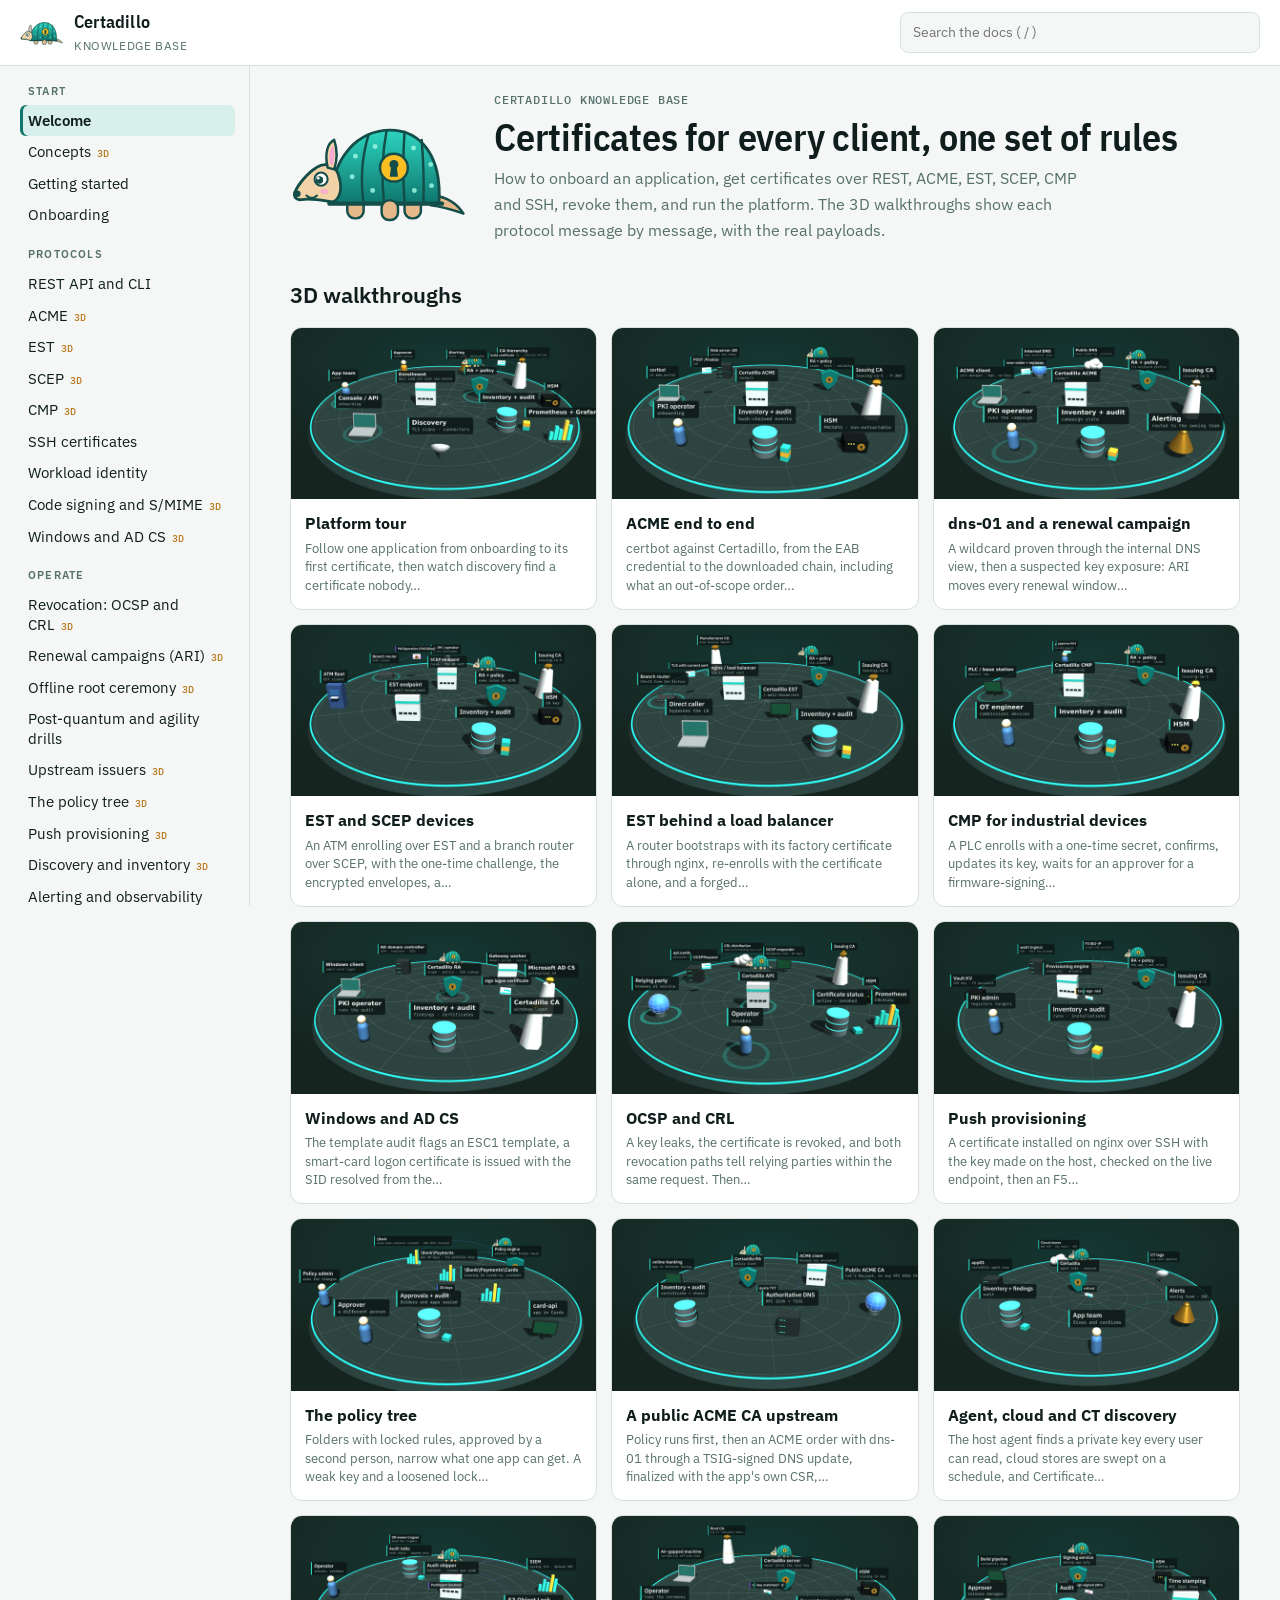
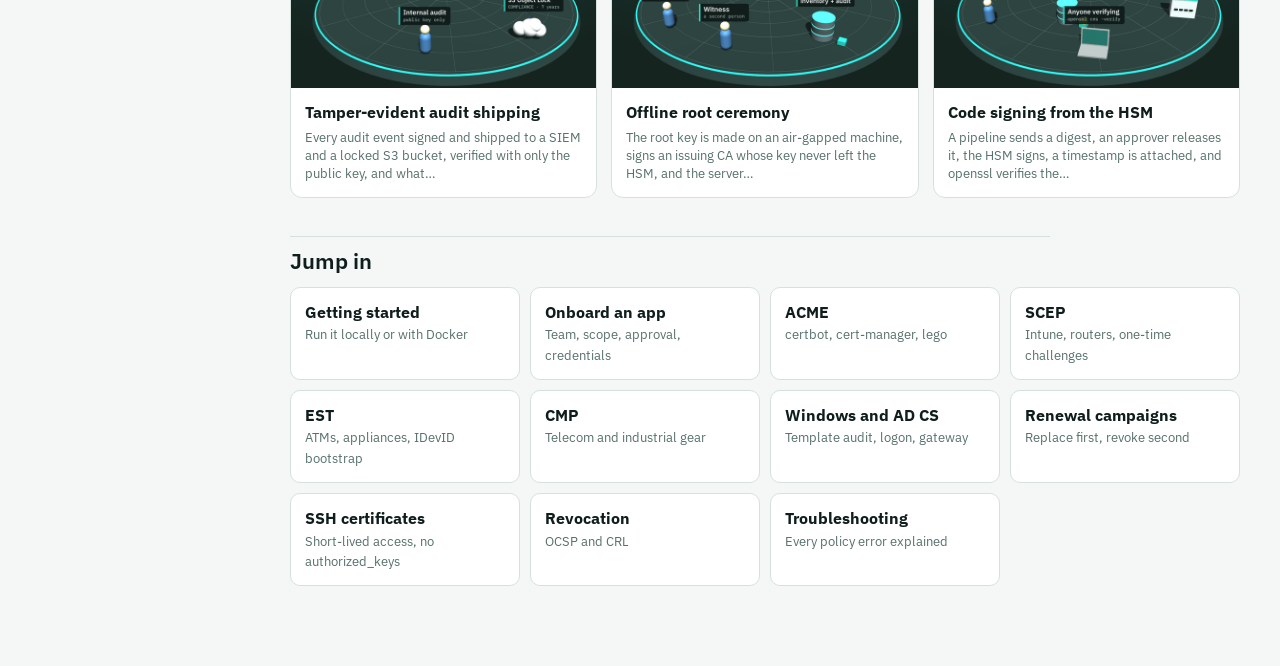
<file: src/certadillo/web/static/kb/index.html>
<!doctype html>
<html lang="en">
<head>
<meta charset="utf-8">
<meta name="viewport" content="width=device-width, initial-scale=1, viewport-fit=cover">
<title>Certadillo knowledge base</title>
<link rel="icon" href="img/dilly-rolled.svg">
<link rel="stylesheet" href="https://fonts.googleapis.com/css2?family=IBM+Plex+Mono:wght@400;500&family=IBM+Plex+Sans+Condensed:wght@600&family=IBM+Plex+Sans:wght@400;500;600&display=swap">
<link rel="stylesheet" href="kb.css">
</head>
<body>
<header class="kb-top">
  <button id="kb-menu" class="kb-menu" type="button" aria-label="Open navigation">Menu</button>
  <a class="kb-brand" href="#home"><img src="img/dilly.svg" alt=""><div><b>Certadillo</b><span>Knowledge base</span></div></a>
  <div class="kb-search"><input id="kb-q" type="search" placeholder="Search the docs ( / )" aria-label="Search the docs" autocomplete="off">
  <div id="kb-results" class="kb-results" hidden></div></div>
</header>
<div class="kb-shell">
  <nav id="kb-nav" class="kb-nav" aria-label="Documentation"></nav>
  <main id="kb-main" class="kb-main"></main>
</div>
<script src="vendor/three.min.js"></script>
<script src="scenes-engine.js"></script>
<script src="scenes-data.js"></script>
<script src="kb-content.js"></script>
<script src="kb-app.js"></script>
</body>
</html>
</file>
<file: src/certadillo/web/static/kb/kb.css>
:root {
  --paper: #f4f7f6;
  --surface: #ffffff;
  --sunk: #eaf0ee;
  --ink: #0f1e1c;
  --muted: #56706b;
  --line: #d6e1de;
  --accent: #0f766e;
  --accent-ink: #ffffff;
  --accent-soft: #d8f0ec;
  --gold: #b7791f;
  --code-bg: #0f1e1c;
  --code-ink: #dbe7e4;
  --danger: #c0343a;
  --ok: #15803d;
  --radius: 10px;
  --sans: "IBM Plex Sans", system-ui, -apple-system, "Segoe UI", Roboto, sans-serif;
  --cond: "IBM Plex Sans Condensed", "IBM Plex Sans", system-ui, sans-serif;
  --mono: "IBM Plex Mono", ui-monospace, SFMono-Regular, Menlo, Consolas, monospace;
  color-scheme: light;
}
@media (prefers-color-scheme: dark) {
  :root:not([data-theme="light"]) {
    --paper: #0b1413; --surface: #111d1b; --sunk: #16241f; --ink: #e3ecea; --muted: #93a9a5; --line: #22322f;
    --accent: #2dd4bf; --accent-ink: #062320; --accent-soft: #123a35; --gold: #f2b233; --code-bg: #07100f; --code-ink: #d5e4e1;
    --danger: #f87171; --ok: #4ade80; color-scheme: dark;
  }
}
:root[data-theme="dark"] {
  --paper: #0b1413; --surface: #111d1b; --sunk: #16241f; --ink: #e3ecea; --muted: #93a9a5; --line: #22322f;
  --accent: #2dd4bf; --accent-ink: #062320; --accent-soft: #123a35; --gold: #f2b233; --code-bg: #07100f; --code-ink: #d5e4e1;
  --danger: #f87171; --ok: #4ade80; color-scheme: dark;
}

* { box-sizing: border-box; }
html, body { margin: 0; }
body { background: var(--paper); color: var(--ink); font: 16px/1.6 var(--sans); }
a { color: var(--accent); text-underline-offset: 2px; }
button { font: inherit; }
:focus-visible { outline: 2px solid var(--accent); outline-offset: 2px; }

.kb-top {
  position: sticky; top: env(safe-area-inset-top, 0px); z-index: 20;
  display: flex; align-items: center; gap: 12px; padding: 10px 20px;
  background: color-mix(in srgb, var(--surface) 92%, transparent); backdrop-filter: blur(8px);
  border-bottom: 1px solid var(--line);
}
.kb-brand { display: flex; align-items: center; gap: 10px; text-decoration: none; color: var(--ink); }
.kb-brand img { width: 44px; height: 34px; }
.kb-brand b { font: 600 18px/1 var(--cond); letter-spacing: .2px; }
.kb-brand span { display: block; font-size: 12px; color: var(--muted); letter-spacing: .6px; text-transform: uppercase; }
.kb-search { margin-left: auto; position: relative; width: min(360px, 45vw); }
.kb-search input {
  width: 100%; padding: 8px 12px; border-radius: 8px; border: 1px solid var(--line);
  background: var(--paper); color: var(--ink); font: inherit; font-size: 14px;
}
.kb-results {
  position: absolute; top: calc(100% + 6px); right: 0; left: 0; background: var(--surface); border: 1px solid var(--line);
  border-radius: var(--radius); box-shadow: 0 12px 30px rgba(0,0,0,.18); max-height: 60vh; overflow: auto; padding: 6px;
}
.kb-results a { display: block; padding: 8px 10px; border-radius: 6px; text-decoration: none; color: var(--ink); }
.kb-results a:hover, .kb-results a:focus { background: var(--accent-soft); }
.kb-results small { display: block; color: var(--muted); font-size: 12px; }
.kb-menu { display: none; border: 1px solid var(--line); background: var(--surface); color: var(--ink); border-radius: 8px; padding: 6px 10px; }

.kb-shell { display: grid; grid-template-columns: 250px minmax(0, 1fr); gap: 0; max-width: 1360px; margin: 0 auto; }
.kb-nav { position: sticky; top: 60px; align-self: start; height: calc(100vh - 60px); overflow: auto; padding: 20px 14px 40px 20px; border-right: 1px solid var(--line); }
.kb-nav h3 { font: 600 11px/1 var(--sans); letter-spacing: 1.2px; text-transform: uppercase; color: var(--muted); margin: 18px 8px 8px; }
.kb-nav h3:first-child { margin-top: 0; }
.kb-nav a { display: block; padding: 6px 8px; border-radius: 6px; color: var(--ink); text-decoration: none; font-size: 14.5px; line-height: 1.35; }
.kb-nav a:hover { background: var(--sunk); }
.kb-nav a.on { background: var(--accent-soft); color: var(--ink); font-weight: 600; box-shadow: inset 3px 0 0 var(--accent); }
.kb-nav a .tag { font: 500 10px/1 var(--mono); color: var(--gold); margin-left: 6px; letter-spacing: .4px; }

.kb-main { padding: 28px 40px 80px; min-width: 0; }
.kb-page { max-width: 1060px; }
.kb-prose { max-width: 76ch; }
.kb-eyebrow { font: 500 12px/1 var(--mono); color: var(--muted); letter-spacing: .8px; text-transform: uppercase; margin-bottom: 10px; }
.kb-prose h1 { font: 600 clamp(28px, 3.4vw, 38px)/1.12 var(--cond); letter-spacing: -.2px; margin: 0 0 18px; text-wrap: balance; }
.kb-prose h2 { font: 600 22px/1.25 var(--sans); margin: 38px 0 12px; padding-top: 10px; border-top: 1px solid var(--line); text-wrap: balance; }
.kb-prose h3 { font: 600 17px/1.3 var(--sans); margin: 26px 0 8px; }
.kb-prose p, .kb-prose li { font-size: 16px; }
.kb-prose ul, .kb-prose ol { padding-left: 22px; }
.kb-prose code { font: 500 .88em/1.4 var(--mono); background: var(--sunk); padding: 1px 5px; border-radius: 4px; overflow-wrap: anywhere; }
.kb-prose pre code { overflow-wrap: normal; }
.kb-prose pre { position: relative; background: var(--code-bg); color: var(--code-ink); padding: 14px 16px; border-radius: var(--radius); overflow-x: auto; font: 13px/1.55 var(--mono); }
.kb-prose pre code { background: none; padding: 0; color: inherit; font-size: inherit; }
.kb-copy { position: absolute; top: 8px; right: 8px; font: 500 11px/1 var(--sans); padding: 5px 8px; border-radius: 6px; border: 1px solid #2b3d3a; background: #16312d; color: #cfe6e1; cursor: pointer; opacity: .85; }
.kb-copy:hover { opacity: 1; }
.kb-table { overflow-x: auto; margin: 14px 0; border: 1px solid var(--line); border-radius: var(--radius); }
.kb-prose table { border-collapse: collapse; width: 100%; font-size: 14px; }
.kb-prose th, .kb-prose td { text-align: left; padding: 8px 12px; border-bottom: 1px solid var(--line); vertical-align: top; }
.kb-prose th { background: var(--sunk); font-weight: 600; font-size: 13px; }
.kb-prose tr:last-child td { border-bottom: 0; }
.kb-prose img { max-width: 100%; border-radius: var(--radius); border: 1px solid var(--line); }
.kb-prose blockquote { margin: 16px 0; padding: 10px 16px; border-left: 3px solid var(--gold); background: var(--sunk); border-radius: 0 8px 8px 0; }
.kb-pager { display: flex; justify-content: space-between; gap: 12px; margin-top: 48px; padding-top: 18px; border-top: 1px solid var(--line); max-width: 76ch; }
.kb-pager a { display: block; padding: 10px 14px; border: 1px solid var(--line); border-radius: var(--radius); text-decoration: none; color: var(--ink); background: var(--surface); }
.kb-pager small { display: block; color: var(--muted); font-size: 12px; }

/* home */
.kb-hero { display: grid; grid-template-columns: 180px 1fr; gap: 24px; align-items: center; margin-bottom: 28px; }
.kb-hero img { width: 180px; height: auto; }
.kb-hero h1 { margin-bottom: 8px; }
.kb-hero p { color: var(--muted); max-width: 60ch; margin: 0; }
.kb-cards { display: grid; grid-template-columns: repeat(auto-fill, minmax(230px, 1fr)); gap: 14px; margin: 18px 0 32px; }
.kb-card { display: flex; flex-direction: column; text-decoration: none; color: var(--ink); background: var(--surface); border: 1px solid var(--line); border-radius: 12px; overflow: hidden; transition: transform .15s, box-shadow .15s; }
.kb-card:hover { transform: translateY(-2px); box-shadow: 0 10px 24px rgba(0,0,0,.12); }
.kb-card img { width: 100%; aspect-ratio: 16 / 9; object-fit: cover; background: var(--sunk); display: block; }
.kb-card div { padding: 12px 14px 14px; }
.kb-card b { display: block; font-size: 15.5px; }
.kb-card small { color: var(--muted); font-size: 13px; line-height: 1.4; display: block; margin-top: 4px; }
.kb-quick { display: grid; grid-template-columns: repeat(auto-fill, minmax(210px, 1fr)); gap: 10px; }
.kb-quick a { padding: 12px 14px; border: 1px solid var(--line); border-radius: var(--radius); text-decoration: none; color: var(--ink); background: var(--surface); }
.kb-quick a small { display: block; color: var(--muted); font-size: 13px; }

/* scenes */
.kb-scene-wrap { margin: 6px 0 30px; }
.scene { border: 1px solid var(--line); border-radius: 14px; overflow: hidden; background: var(--surface); }
.scene-stage { position: relative; background: radial-gradient(120% 90% at 50% 20%, color-mix(in srgb, var(--accent) 14%, var(--surface)) 0%, var(--sunk) 70%); }
.scene-canvas { display: block; width: 100%; cursor: grab; touch-action: pan-y; }
.scene-canvas:active { cursor: grabbing; }
.scene-hint { position: absolute; left: 12px; bottom: 10px; font: 500 11.5px/1 var(--sans); color: var(--muted); background: color-mix(in srgb, var(--surface) 80%, transparent); padding: 5px 8px; border-radius: 6px; pointer-events: none; }
.scene-zoom { position: absolute; right: 10px; top: 10px; display: flex; flex-direction: column; gap: 4px; }
.scene-zoom button { width: 30px; height: 30px; border-radius: 8px; border: 1px solid var(--line); background: var(--surface); color: var(--ink); cursor: pointer; font-size: 16px; line-height: 1; }
.scene-panel { display: grid; grid-template-columns: minmax(0, 1.5fr) minmax(0, 1fr); gap: 0 22px; padding: 14px 18px 18px; border-top: 1px solid var(--line); }
.scene-controls { grid-column: 1 / -1; display: flex; flex-wrap: wrap; align-items: center; gap: 8px; padding-bottom: 12px; border-bottom: 1px solid var(--line); margin-bottom: 12px; }
.scene-controls button { padding: 7px 14px; border-radius: 8px; border: 1px solid var(--line); background: var(--surface); color: var(--ink); cursor: pointer; font-size: 14px; }
.scene-controls button.primary { background: var(--accent); border-color: var(--accent); color: var(--accent-ink); min-width: 76px; font-weight: 600; }
.scene-count { font: 500 13px/1 var(--mono); color: var(--muted); margin-left: 4px; font-variant-numeric: tabular-nums; }
.scene-speed { margin-left: auto; font-size: 13px; color: var(--muted); display: flex; align-items: center; gap: 6px; }
.scene-speed select { font: inherit; padding: 4px 6px; border-radius: 6px; border: 1px solid var(--line); background: var(--surface); color: var(--ink); }
.scene-eyebrow { font: 500 11.5px/1 var(--mono); color: var(--gold); letter-spacing: .6px; text-transform: uppercase; }
.scene-step h4 { font: 600 19px/1.3 var(--sans); margin: 8px 0 6px; }
.scene-step p { margin: 0 0 10px; color: var(--ink); font-size: 15px; }
.scene-payload { background: var(--code-bg); color: var(--code-ink); padding: 12px 14px; border-radius: var(--radius); font: 12.5px/1.55 var(--mono); overflow-x: auto; margin: 0; white-space: pre; }
.scene-steps { list-style: none; margin: 0; padding: 0; counter-reset: s; max-height: 420px; overflow: auto; }
.scene-steps li { counter-increment: s; }
.scene-steps button { display: flex; gap: 10px; width: 100%; text-align: left; padding: 7px 8px; border: 0; background: none; color: var(--muted); border-radius: 6px; cursor: pointer; font-size: 14px; line-height: 1.35; }
.scene-steps button::before { content: counter(s); flex: 0 0 22px; height: 22px; border-radius: 50%; border: 1px solid var(--line); display: grid; place-items: center; font: 600 11px/1 var(--mono); color: var(--muted); }
.scene-steps button:hover { background: var(--sunk); color: var(--ink); }
.scene-steps button.done { color: var(--ink); }
.scene-steps button.done::before { background: var(--accent-soft); border-color: transparent; color: var(--ink); }
.scene-steps button.on { background: var(--accent-soft); color: var(--ink); font-weight: 600; }
.scene-steps button.on::before { background: var(--accent); color: var(--accent-ink); border-color: var(--accent); }
.kb-legend { display: flex; flex-wrap: wrap; gap: 14px; font-size: 13px; color: var(--muted); margin: 8px 0 0; }
.kb-legend i { display: inline-block; width: 12px; height: 12px; border-radius: 3px; margin-right: 6px; vertical-align: -1px; }

@media (max-width: 900px) {
  .kb-shell { grid-template-columns: 1fr; }
  .kb-nav { display: none; position: fixed; inset: 58px 0 0 0; height: auto; z-index: 30; background: var(--surface); border-right: 0; }
  .kb-nav.open { display: block; }
  .kb-menu { display: inline-block; }
  .kb-main { padding: 22px 16px 60px; }
  .scene-panel { grid-template-columns: minmax(0, 1fr); padding: 12px 12px 14px; }
  .scene-speed { margin-left: 0; }
  .scene-steps { max-height: 240px; margin-top: 14px; }
  .kb-hero { grid-template-columns: 96px 1fr; gap: 14px; }
  .kb-hero img { width: 96px; }
  .kb-brand span { display: none; }
}
@media (prefers-reduced-motion: reduce) { .kb-card { transition: none; } }

/* roadmap status markers (task lists) */
.kb-prose li.kb-task { list-style: none; margin-left: -22px; }
.kb-tick { display: inline-block; min-width: 3.4em; margin-right: 6px; padding: 1px 6px; border-radius: 4px;
  font: 600 11px/1.6 "IBM Plex Mono", monospace; text-align: center; text-transform: uppercase; vertical-align: 1px; }
.kb-task-done .kb-tick { background: #d9f2e6; color: #0b6b45; }
.kb-task-open .kb-tick { background: #f1f1ef; color: #6b6b66; border: 1px solid #d8d8d4; }
@media (prefers-color-scheme: dark) {
  :root:not([data-theme="light"]) .kb-task-done .kb-tick { background: #123d2c; color: #7fe0b0; }
  :root:not([data-theme="light"]) .kb-task-open .kb-tick { background: transparent; color: #a3a39c; border-color: #3d3d39; }
}
:root[data-theme="dark"] .kb-task-done .kb-tick { background: #123d2c; color: #7fe0b0; }
:root[data-theme="dark"] .kb-task-open .kb-tick { background: transparent; color: #a3a39c; border-color: #3d3d39; }
</file>
